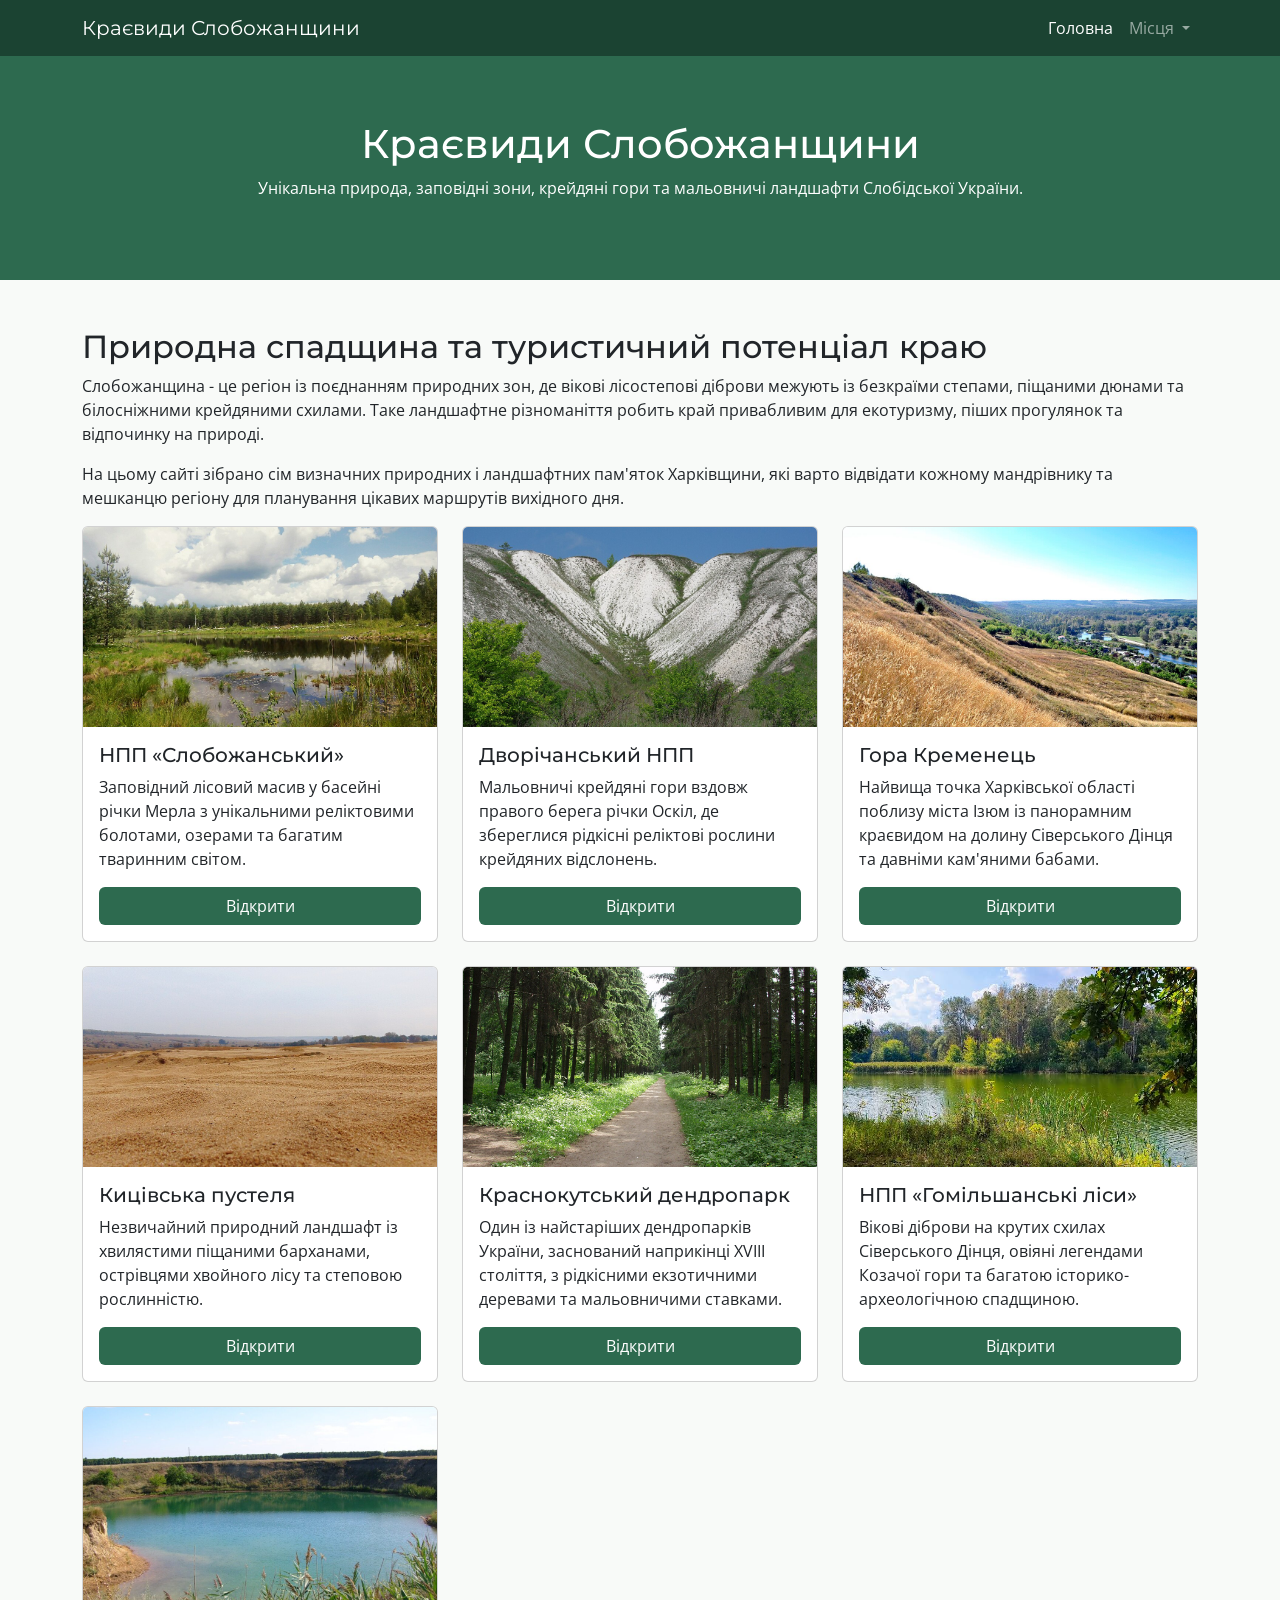
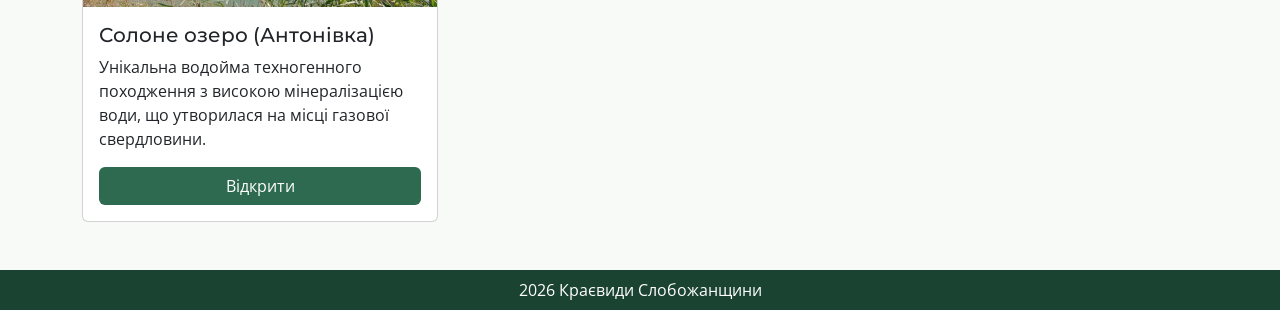
<file: index.html>
<!DOCTYPE html>
<html lang="uk">
<head>
    <meta charset="UTF-8">
    <meta name="viewport" content="width=device-width, initial-scale=1.0">
    <title>Краєвиди Слобожанщини</title>
    <link rel="preconnect" href="https://fonts.googleapis.com">
    <link rel="preconnect" href="https://fonts.gstatic.com" crossorigin>
    <link href="https://fonts.googleapis.com/css2?family=Montserrat:wght@600;700&family=Open+Sans:wght@400;600&display=swap" rel="stylesheet">
    <link href="https://cdn.jsdelivr.net/npm/bootstrap@5.3.3/dist/css/bootstrap.min.css" rel="stylesheet">
    <link rel="stylesheet" href="style.css">
</head>
<body>

    <nav class="navbar navbar-expand-lg navbar-dark sticky-top">
        <div class="container">
            <a class="navbar-brand" href="index.html">Краєвиди Слобожанщини</a>
            <button class="navbar-toggler" type="button" data-bs-toggle="collapse" data-bs-target="#navbarNav" 
            aria-controls="navbarNav" aria-expanded="false" aria-label="Перемкнути навігацію">
        <span class="navbar-toggler-icon"></span>
            </button>
            <div class="collapse navbar-collapse" id="navbarNav">
                <ul class="navbar-nav ms-auto">
                    <li class="nav-item"><a class="nav-link active" href="index.html">Головна</a></li>
                    <li class="nav-item dropdown">
                        <a class="nav-link dropdown-toggle" href="#" role="button" data-bs-toggle="dropdown" aria-expanded="false">
                            Місця
                        </a>

                        <ul class="dropdown-menu dropdown-menu-end">

                            <li><a class="dropdown-item" href="slobozhanskyi.html">НПП «Слобожанський»</a></li>
                            <li><a class="dropdown-item" href="dvorichanskyi.html">Дворічанський НПП</a></li>
                            <li><a class="dropdown-item" href="kremenets.html">Гора Кременець</a></li>
                            <li><a class="dropdown-item" href="kytsivska.html">Кицівська пустеля</a></li>
                            <li><a class="dropdown-item" href="krasnokutsk.html">Краснокутський дендропарк</a></li>
                            <li><a class="dropdown-item" href="gomilshanski.html">НПП «Гомільшанські ліси»</a></li>
                            <li><a class="dropdown-item" href="solone-ozero.html">Солоне озеро (Антонівка)</a></li>
                        </ul>
                    </li>
                </ul>
            </div>
        </div>
    </nav>

    <header class="text-center">
        <div class="container">
            <h1>Краєвиди Слобожанщини</h1>
            <p>Унікальна природа, заповідні зони, крейдяні гори та мальовничі ландшафти Слобідської України.</p>
        </div>
    </header>

    <main class="container my-5">
        
        <div>
            <h2>Природна спадщина та туристичний потенціал краю</h2>
            <p>Слобожанщина - це регіон із поєднанням природних зон, де вікові лісостепові діброви межують із 
                безкраїми степами, піщаними дюнами та білосніжними крейдяними схилами. Таке ландшафтне різноманіття робить 
                край привабливим для екотуризму, піших прогулянок та відпочинку на природі.</p>
            <p>На цьому сайті зібрано сім визначних природних і ландшафтних пам'яток Харківщини, які варто відвідати кожному 
                мандрівнику та мешканцю регіону для планування цікавих маршрутів вихідного дня.</p>
        </div>
        <div>
            <div class="row row-cols-1 row-cols-md-2 row-cols-lg-3 g-4">
                <div class="col">
                    <article class="card">
                        <img src="./images/place1.jpg" class="card-img-top" alt="НПП Слобожанський">
                        <div class="card-body d-flex flex-column">
                            <h3 class="h5 card-title">НПП «Слобожанський»</h3>
                            <p class="card-text">Заповідний лісовий масив у басейні річки Мерла з унікальними реліктовими 
                                болотами, озерами та багатим тваринним світом.</p>
                            <a href="slobozhanskyi.html" class="btn btn-green mt-auto">Відкрити</a>
                        </div>
                    </article>
                </div>
                <div class="col">
                    <article class="card">
                        <img src="./images/place2.jpg" class="card-img-top" alt="Дворічанський НПП">
                        <div class="card-body d-flex flex-column">
                            <h3 class="h5 card-title">Дворічанський НПП</h3>
                            <p class="card-text">Мальовничі крейдяні гори вздовж правого берега річки Оскіл, де збереглися 
                                рідкісні реліктові рослини крейдяних відслонень.</p>
                            <a href="dvorichanskyi.html" class="btn btn-green mt-auto">Відкрити</a>
                        </div>
                    </article>
                </div>
                <div class="col">
                    <article class="card">
                        <img src="./images/place3.jpg" class="card-img-top" alt="Гора Кременець">
                        <div class="card-body d-flex flex-column">
                            <h3 class="h5 card-title">Гора Кременець</h3>
                            <p class="card-text">Найвища точка Харківської області поблизу міста Ізюм із панорамним краєвидом 
                                на долину Сіверського Дінця та давніми кам'яними бабами.</p>
                            <a href="kremenets.html" class="btn btn-green mt-auto">Відкрити</a>
                        </div>
                    </article>
                </div>
                <div class="col">
                    <article class="card">
                        <img src="./images/place4.jpg" class="card-img-top" alt="Кицівська пустеля">
                        <div class="card-body d-flex flex-column">
                            <h3 class="h5 card-title">Кицівська пустеля</h3>
                            <p class="card-text">Незвичайний природний ландшафт із хвилястими піщаними барханами, острівцями 
                                хвойного лісу та степовою рослинністю.</p>
                            <a href="kytsivska.html" class="btn btn-green mt-auto">Відкрити</a>
                        </div>
                    </article>
                </div>
                <div class="col">
                    <article class="card">
                        <img src="./images/place5.jpg" class="card-img-top" alt="Краснокутський дендропарк">
                        <div class="card-body d-flex flex-column">
                            <h3 class="h5 card-title">Краснокутський дендропарк</h3>
                            <p class="card-text">Один із найстаріших дендропарків України, заснований наприкінці XVIII століття, 
                                з рідкісними екзотичними деревами та мальовничими ставками.</p>
                            <a href="krasnokutsk.html" class="btn btn-green mt-auto">Відкрити</a>
                        </div>
                    </article>
                </div>
                <div class="col">
                    <article class="card">
                        <img src="./images/place6.jpg" class="card-img-top" alt="НПП Гомільшанські ліси">
                        <div class="card-body d-flex flex-column">
                            <h3 class="h5 card-title">НПП «Гомільшанські ліси»</h3>
                            <p class="card-text">Вікові діброви на крутих схилах Сіверського Дінця, овіяні легендами Козачої 
                                гори та багатою історико-археологічною спадщиною.</p>
                            <a href="gomilshanski.html" class="btn btn-green mt-auto">Відкрити</a>
                        </div>
                    </article>
                </div>
                <div class="col">
                    <article class="card">
                        <img src="./images/place7.jpg" class="card-img-top" alt="Солоне озеро">
                        <div class="card-body d-flex flex-column">
                            <h3 class="h5 card-title">Солоне озеро (Антонівка)</h3>
                            <p class="card-text">Унікальна водойма техногенного походження з високою мінералізацією води, що 
                                утворилася на місці газової свердловини.</p>
                            <a href="solone-ozero.html" class="btn btn-green mt-auto">Відкрити</a>
                        </div>
                    </article>
                </div>
            </div>
        </div>
    </main>

    <footer class="py-2 text-center">
        <div class="container">
            <p class="mb-0">2026 Краєвиди Слобожанщини</p>
        </div>
    </footer>

    <script src="https://cdn.jsdelivr.net/npm/bootstrap@5.3.3/dist/js/bootstrap.bundle.min.js"></script>
</body>
</html>
</file>
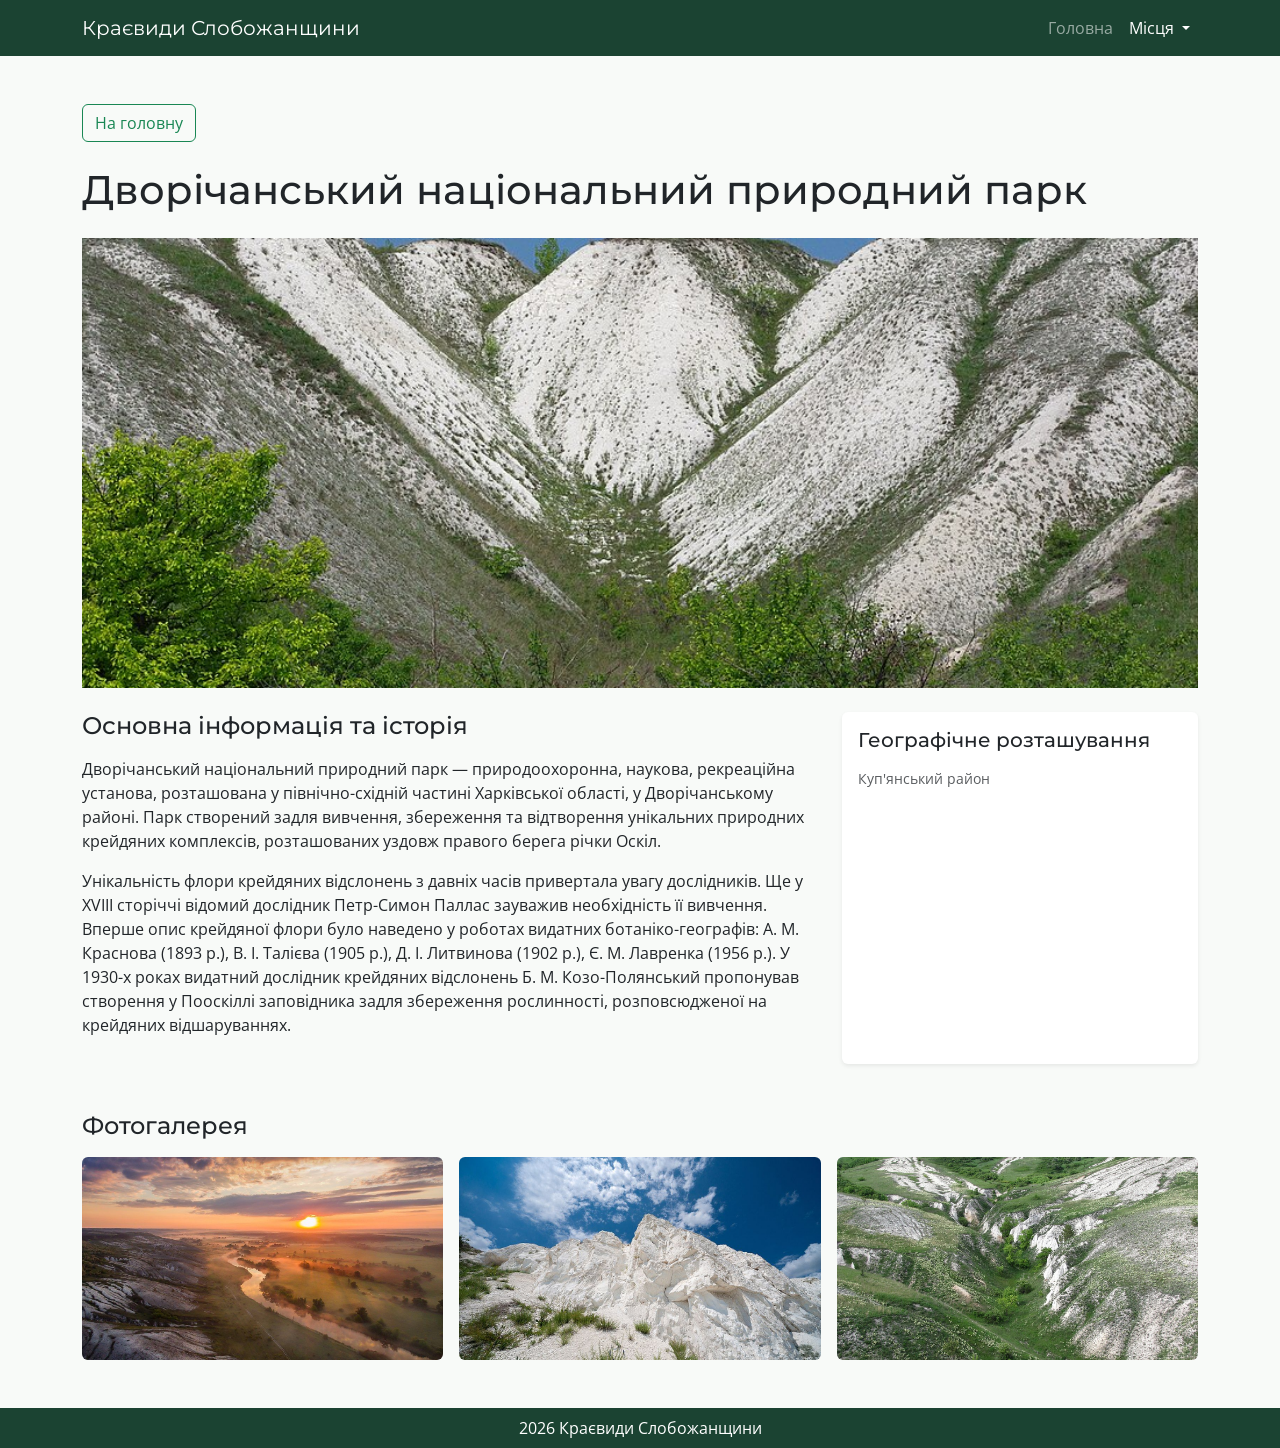
<file: dvorichanskyi.html>
<!DOCTYPE html>
<html lang="uk">
<head>
    <meta charset="UTF-8">
    <meta name="viewport" content="width=device-width, initial-scale=1.0">
    <title>Дворічанський НПП</title>
    <link rel="preconnect" href="https://fonts.googleapis.com">
    <link rel="preconnect" href="https://fonts.gstatic.com" crossorigin>
    <link href="https://fonts.googleapis.com/css2?family=Montserrat:wght@600;700&family=Open+Sans:wght@400;600&display=swap" rel="stylesheet">
    <link href="https://cdn.jsdelivr.net/npm/bootstrap@5.3.3/dist/css/bootstrap.min.css" rel="stylesheet">
    <link rel="stylesheet" href="style.css">
</head>
<body>
    <nav class="navbar navbar-expand-lg navbar-dark navbar-custom sticky-top">
        <div class="container">
            <a class="navbar-brand" href="index.html">Краєвиди Слобожанщини</a>
            <button class="navbar-toggler" type="button" data-bs-toggle="collapse" 
            data-bs-target="#navbarNav" aria-controls="navbarNav" aria-expanded="false" aria-label="Перемкнути навігацію">
                <span class="navbar-toggler-icon"></span>
            </button>
            <div class="collapse navbar-collapse" id="navbarNav">
                <ul class="navbar-nav ms-auto">
                    <li class="nav-item"><a class="nav-link" href="index.html">Головна</a></li>
                    <li class="nav-item dropdown">
                        <a class="nav-link dropdown-toggle active" href="#" role="button" data-bs-toggle="dropdown" aria-expanded="false">
                            Місця
                        </a>
                        <ul class="dropdown-menu dropdown-menu-end">
                            <li><a class="dropdown-item" href="slobozhanskyi.html">НПП «Слобожанський»</a></li>
                            <li><a class="dropdown-item" href="dvorichanskyi.html">Дворічанський НПП</a></li>
                            <li><a class="dropdown-item" href="kremenets.html">Гора Кременець</a></li>
                            <li><a class="dropdown-item" href="kytsivska.html">Кицівська пустеля</a></li>
                            <li><a class="dropdown-item" href="krasnokutsk.html">Краснокутський дендропарк</a></li>
                            <li><a class="dropdown-item" href="gomilshanski.html">НПП «Гомільшанські ліси»</a></li>
                            <li><a class="dropdown-item" href="solone-ozero.html">Солоне озеро (Антонівка)</a></li>
                        </ul>
                    </li>
                </ul>
            </div>
        </div>
    </nav>

    <main class="container my-5">
        <a href="index.html" class="btn btn-outline-success mb-4">На головну</a>

        <h1 class="mb-4">Дворічанський національний природний парк</h1>
        <div class="mb-4">
            <img src="./images/place2.jpg" class="main-img" alt="Головне фото">
        </div>
        <div class="row g-4">
            <div class="col-lg-8">
                <h2 class="h4 mb-3">Основна інформація та історія</h2>
                <p>Дворічанський національний природний парк — природоохоронна, наукова, рекреаційна установа, розташована у 
                    північно-східній частині Харківської області, у Дворічанському районі. Парк створений задля вивчення, 
                    збереження та відтворення унікальних природних крейдяних комплексів, розташованих уздовж правого берега 
                    річки Оскіл.</p>
                <p>Унікальність флори крейдяних відслонень з давніх часів привертала увагу дослідників. Ще у XVIII сторіччі 
                    відомий дослідник Петр-Симон Паллас зауважив необхідність її вивчення. Вперше опис крейдяної флори було 
                    наведено у роботах видатних ботаніко-географів: А. М. Краснова (1893 р.), В. І. Талієва (1905 р.), Д. І. 
                    Литвинова (1902 р.), Є. М. Лавренка (1956 р.). У 1930-х роках видатний дослідник крейдяних відслонень Б. М. 
                    Козо-Полянський пропонував створення у Пооскіллі заповідника задля збереження рослинності, розповсюдженої на 
                    крейдяних відшаруваннях.</p>
            </div>
            <div class="col-lg-4">
                <div class="p-3 bg-white rounded shadow-sm">
                    <h3 class="h5 mb-3">Географічне розташування</h3>
                    <p class="small text-muted">Куп'янський район</p>
                    <div class="ratio ratio-4x3">
                        <iframe src="https://www.google.com/maps/embed?pb=!1m18!1m12!1m3!1d22097.1031277422!2d37.7721722811078!3d49.96193133399435!2m3!1f0!2f0!3f0!3m2!1i1024!2i768!4f13.1!3m3!1m2!1s0x412132395552272f%3A0x8de744be06ec1f14!2z0J3QsNGG0ZbQvtC90LDQu9GM0L3QuNC5INC_0YDQuNGA0L7QtNC90LjQuSDQv9Cw0YDQuiAi0JTQstC-0YDRltGH0LDQvdGB0YzQutC40Lki!5e1!3m2!1suk!2sua!4v1794925393117!5m2!1suk!2sua" 
                        width="600" height="450" style="border:0;" allowfullscreen="" loading="lazy" referrerpolicy="strict-origin-when-cross-origin"></iframe>
                    </div>
                </div>
            </div>
        </div>
        <section class="mt-5">
            <h2 class="h4 mb-3">Фотогалерея</h2>
            <div class="row row-cols-1 row-cols-md-3 g-3">
                <div class="col">
                    <div class="ratio ratio-16x9">
                        <img src="./images/place2-1.jpg" class="w-100 h-100 object-fit-cover rounded" alt="Фото 1">
                    </div>
                </div>
                <div class="col">
                    <div class="ratio ratio-16x9">
                        <img src="./images/place2-2.jpg" class="w-100 h-100 object-fit-cover rounded" alt="Фото 3">
                    </div>
                </div>
                <div class="col">
                    <div class="ratio ratio-16x9">
                        <img src="./images/place2-3.jpg" class="w-100 h-100 object-fit-cover rounded" alt="Фото 2">
                    </div>
                </div>
                
            </div>
        </section>
    </main>

    <footer class="py-2 text-center">
        <div class="container">
            <p class="mb-0">2026 Краєвиди Слобожанщини</p>
        </div>
    </footer>
    <script src="https://cdn.jsdelivr.net/npm/bootstrap@5.3.3/dist/js/bootstrap.bundle.min.js"></script>
</body>
</html>
</file>
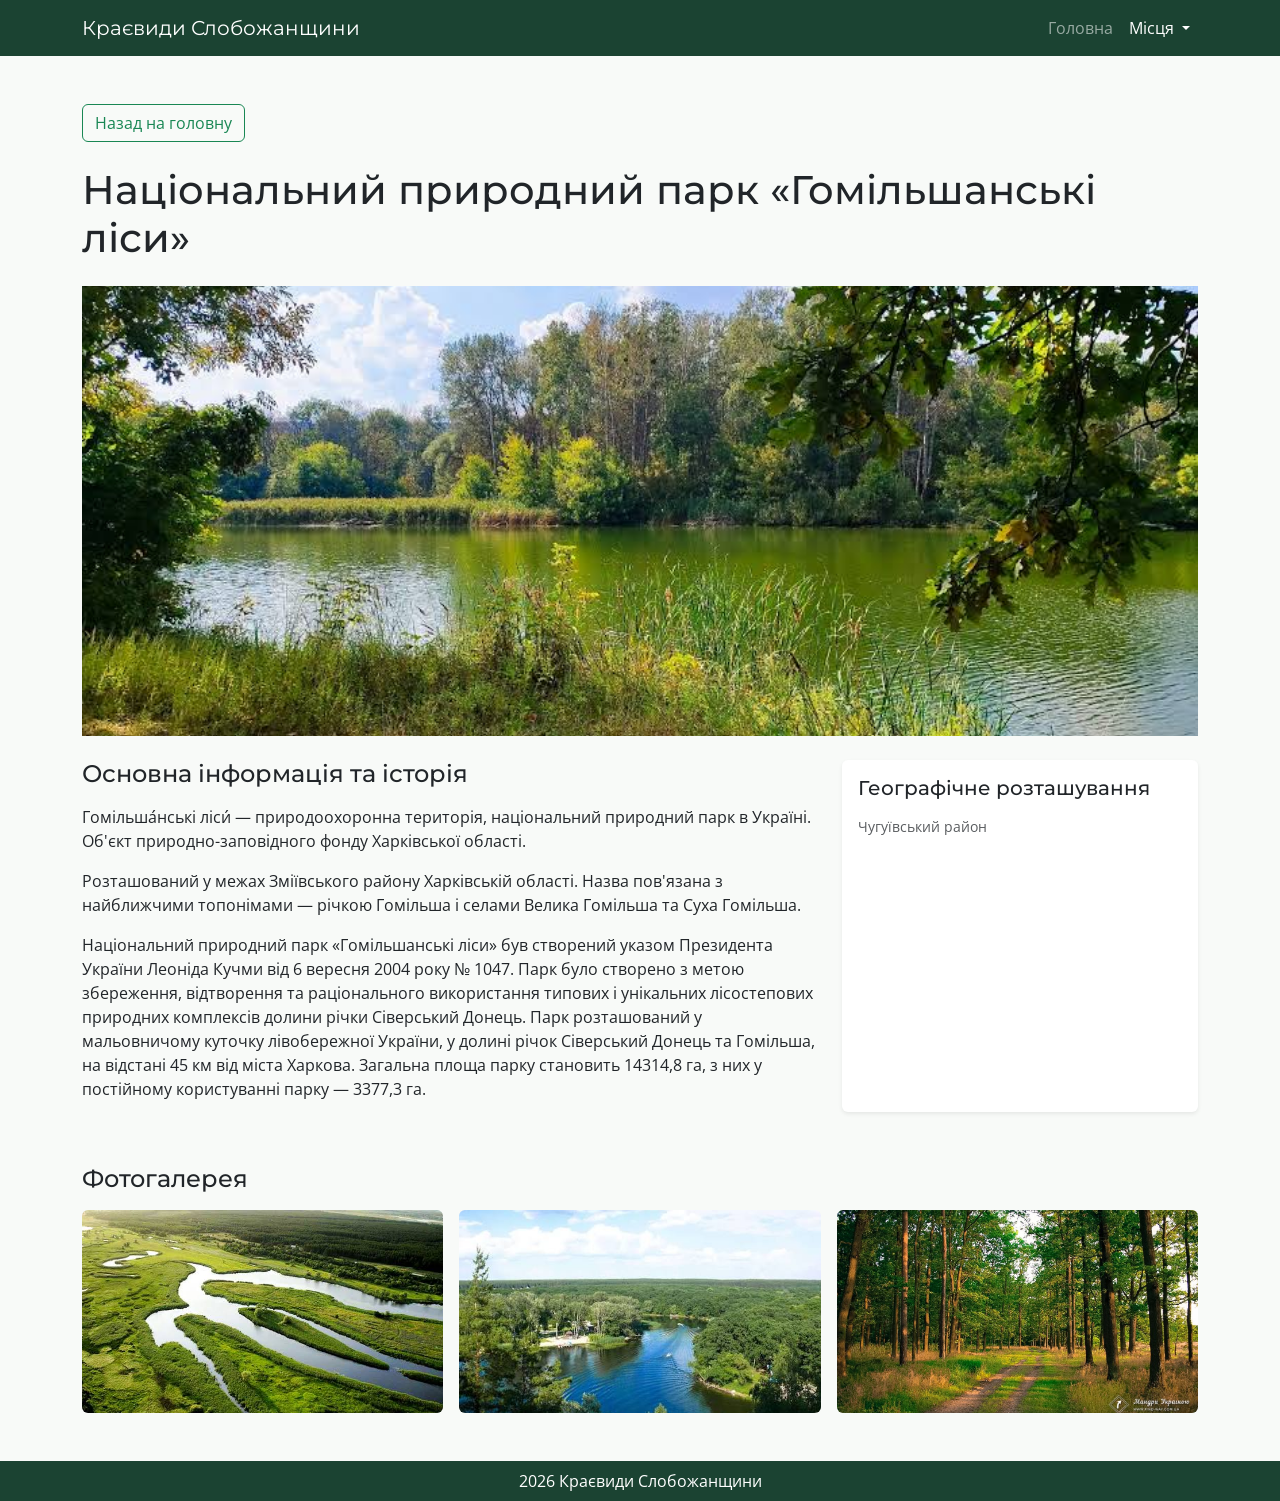
<file: gomilshanski.html>
<!DOCTYPE html>
<html lang="uk">
<head>
    <meta charset="UTF-8">
    <meta name="viewport" content="width=device-width, initial-scale=1.0">
    <title>НПП «Гомільшанські ліси»</title>
    <link rel="preconnect" href="https://fonts.googleapis.com">
    <link rel="preconnect" href="https://fonts.gstatic.com" crossorigin>
    <link href="https://fonts.googleapis.com/css2?family=Montserrat:wght@600;700&family=Open+Sans:wght@400;600&display=swap" rel="stylesheet">
    <link href="https://cdn.jsdelivr.net/npm/bootstrap@5.3.3/dist/css/bootstrap.min.css" rel="stylesheet">
    <link rel="stylesheet" href="style.css">
</head>
<body>
    <nav class="navbar navbar-expand-lg navbar-dark navbar-custom sticky-top">
        <div class="container">
            <a class="navbar-brand" href="index.html">Краєвиди Слобожанщини</a>
            <button class="navbar-toggler" type="button" data-bs-toggle="collapse" data-bs-target="#navbarNav" 
            aria-controls="navbarNav" aria-expanded="false" aria-label="Перемкнути навігацію">
                <span class="navbar-toggler-icon"></span>
            </button>
            <div class="collapse navbar-collapse" id="navbarNav">
                <ul class="navbar-nav ms-auto">
                    <li class="nav-item"><a class="nav-link" href="index.html">Головна</a></li>
                    <li class="nav-item dropdown">
                        <a class="nav-link dropdown-toggle active" href="#" role="button" data-bs-toggle="dropdown" 
                        aria-expanded="false">
                            Місця
                        </a>
                        <ul class="dropdown-menu dropdown-menu-end">
                            <li><a class="dropdown-item" href="slobozhanskyi.html">НПП «Слобожанський»</a></li>
                            <li><a class="dropdown-item" href="dvorichanskyi.html">Дворічанський НПП</a></li>
                            <li><a class="dropdown-item" href="kremenets.html">Гора Кременець</a></li>
                            <li><a class="dropdown-item" href="kytsivska.html">Кицівська пустеля</a></li>
                            <li><a class="dropdown-item" href="krasnokutsk.html">Краснокутський дендропарк</a></li>
                            <li><a class="dropdown-item" href="gomilshanski.html">НПП «Гомільшанські ліси»</a></li>
                            <li><a class="dropdown-item" href="solone-ozero.html">Солоне озеро (Антонівка)</a></li>
                        </ul>
                    </li>
                </ul>
            </div>
        </div>
    </nav>

    <main class="container my-5">
        <a href="index.html" class="btn btn-outline-success mb-4">Назад на головну</a>

        <h1 class="mb-4">Національний природний парк «Гомільшанські ліси»</h1>
        <div class="mb-4">
            <img src="./images/place6.jpg" class="main-img" alt="Головне фото">
        </div>
        <div class="row g-4">
            <div class="col-lg-8">
                <h2 class="h4 mb-3">Основна інформація та історія</h2>
                <p>Гомільша́нські ліси́ — природоохоронна територія, національний природний парк в Україні. Об'єкт 
                    природно-заповідного фонду Харківської області.</p>
                <p>Розташований у межах Зміївського району Харківській області. Назва пов'язана з найближчими топонімами — 
                    річкою Гомільша і селами Велика Гомільша та Суха Гомільша.</p>
                <p>Національний природний парк «Гомільшанські ліси» був створений указом Президента України Леоніда Кучми 
                    від 6 вересня 2004 року № 1047. Парк було створено з метою збереження, відтворення та раціонального 
                    використання типових і унікальних лісостепових природних комплексів долини річки Сіверський Донець. 
                    Парк розташований у мальовничому куточку лівобережної України, у долині річок Сіверський Донець та 
                    Гомільша, на відстані 45 км від міста Харкова. Загальна площа парку становить 14314,8 га, з них у 
                    постійному користуванні парку — 3377,3 га.</p>
            </div>

            <div class="col-lg-4">
                <div class="p-3 bg-white rounded shadow-sm">
                    <h3 class="h5 mb-3">Географічне розташування</h3>
                    <p class="small text-muted">Чугуївський район</p>
                    <div class="ratio ratio-4x3">
                        <iframe src="https://www.google.com/maps/embed?pb=!1m18!1m12!1m3!1d7875.567541851166!2d36.29260432532179!3d49.57221884600615!2m3!1f0!2f0!3f0!3m2!1i1024!2i768!4f13.1!3m3!1m2!1s0x4127605f4ef95ff1%3A0x5bde27623672d9f6!2z0J3QsNGG0ZbQvtC90LDQu9GM0L3QuNC5INC_0YDQuNGA0L7QtNC90LjQuSDQv9Cw0YDQuiAi0JPQvtC80ZbQu9GM0YjQsNC90YHRjNC60ZYg0LvRltGB0Lgi!5e1!3m2!1suk!2sua!4v1794927914965!5m2!1suk!2sua" 
                        width="600" height="450" style="border:0;" allowfullscreen="" loading="lazy" referrerpolicy="strict-origin-when-cross-origin"></iframe>
                    </div>
                </div>
            </div>
        </div>

        <section class="mt-5">
            <h2 class="h4 mb-3">Фотогалерея</h2>
            <div class="row row-cols-1 row-cols-md-3 g-3">
                <div class="col">
                    <div class="ratio ratio-16x9">
                        <img src="./images/place6-1.jpg" class="w-100 h-100 object-fit-cover rounded" alt="Фото 1">
                    </div>
                </div>
                <div class="col">
                    <div class="ratio ratio-16x9">
                        <img src="./images/place6-2.jpg" class="w-100 h-100 object-fit-cover rounded" alt="Фото 3">
                    </div>
                </div>
                <div class="col">
                    <div class="ratio ratio-16x9">
                        <img src="./images/place6-3.jpg" class="w-100 h-100 object-fit-cover rounded" alt="Фото 2">
                    </div>
                </div>
            </div>
        </section>
    </main>
    <footer class="py-2 text-center">
        <div class="container">
            <p class="mb-0">2026 Краєвиди Слобожанщини</p>
        </div>
    </footer>
    <script src="https://cdn.jsdelivr.net/npm/bootstrap@5.3.3/dist/js/bootstrap.bundle.min.js"></script>
</body>
</html>
</file>
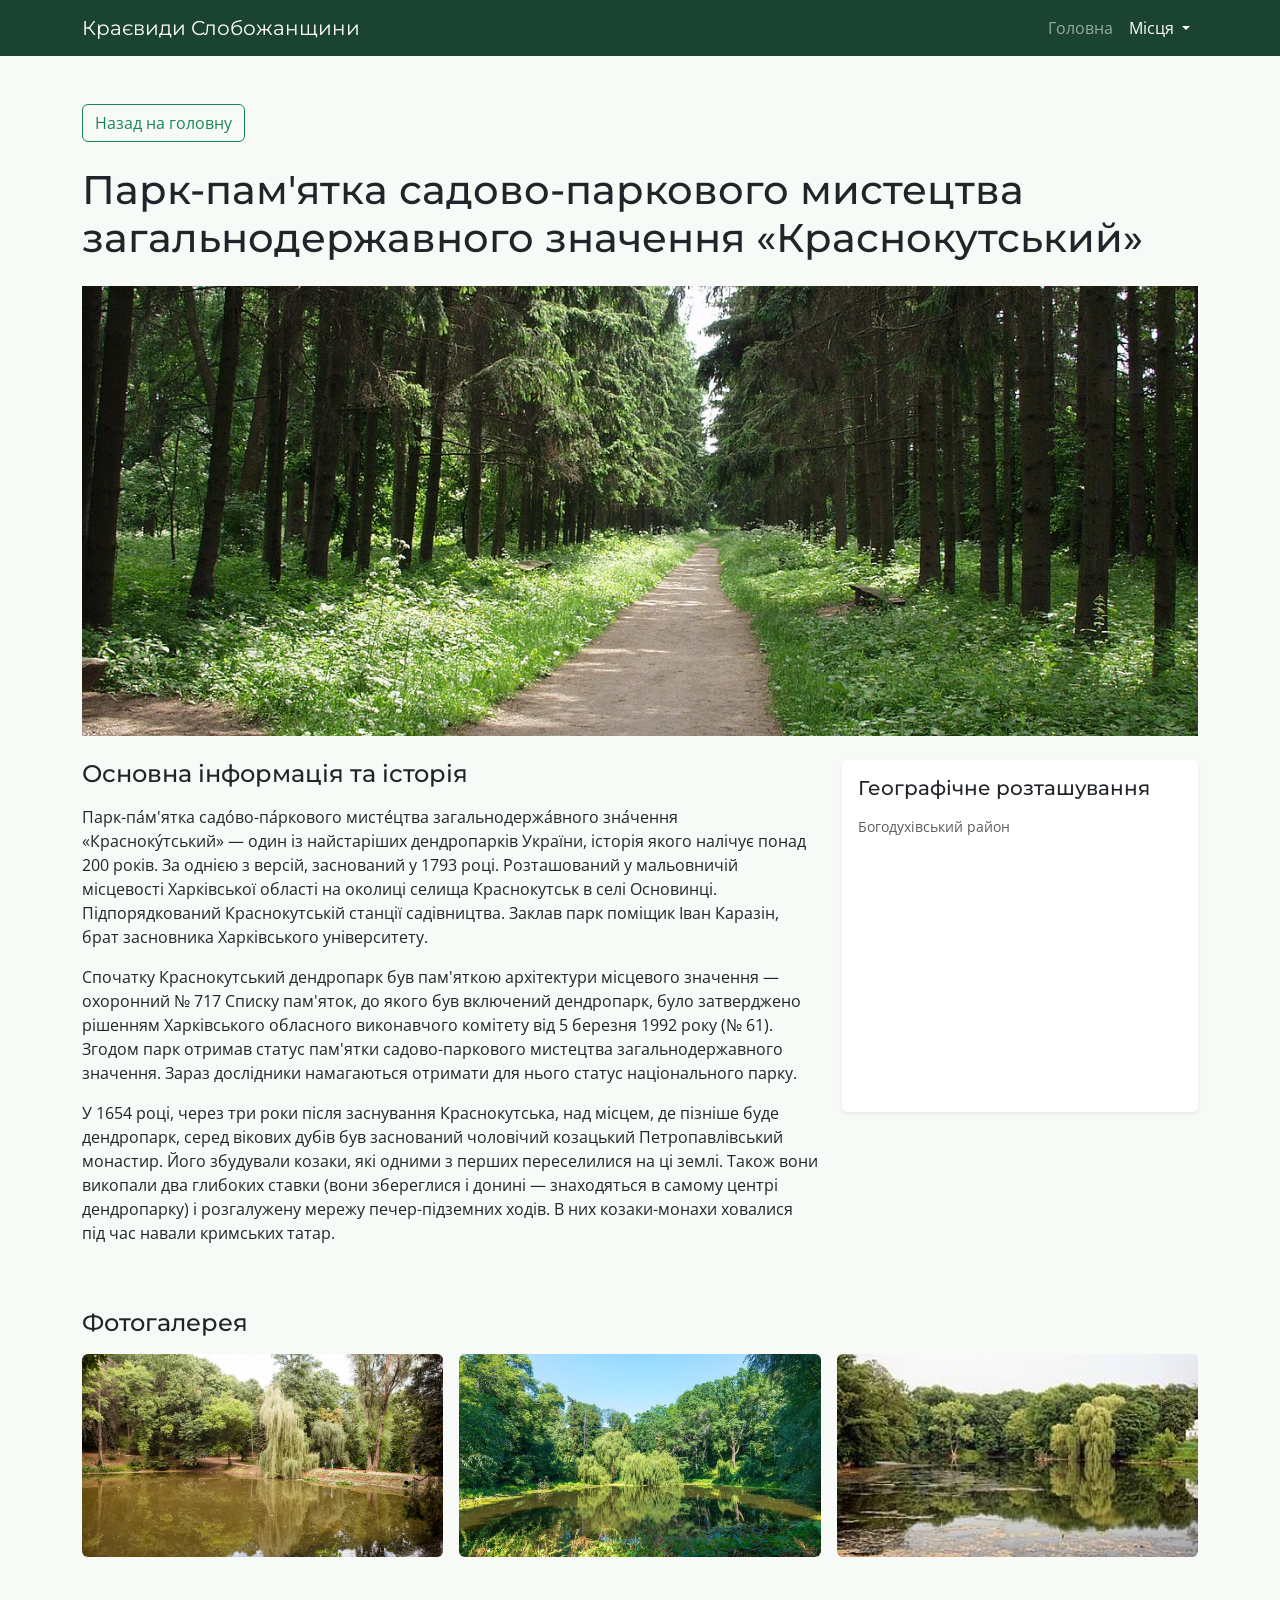
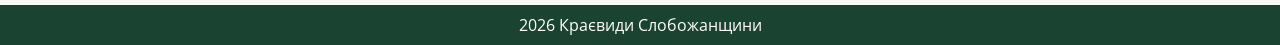
<file: krasnokutsk.html>
<!DOCTYPE html>
<html lang="uk">
<head>
    <meta charset="UTF-8">
    <meta name="viewport" content="width=device-width, initial-scale=1.0">
    <title>Краснокутський дендропарк</title>
    <link rel="preconnect" href="https://fonts.googleapis.com">
    <link rel="preconnect" href="https://fonts.gstatic.com" crossorigin>
    <link href="https://fonts.googleapis.com/css2?family=Montserrat:wght@600;700&family=Open+Sans:wght@400;600&display=swap" rel="stylesheet">
    <link href="https://cdn.jsdelivr.net/npm/bootstrap@5.3.3/dist/css/bootstrap.min.css" rel="stylesheet">
    <link rel="stylesheet" href="style.css">
</head>
<body>

    <nav class="navbar navbar-expand-lg navbar-dark navbar-custom sticky-top">
        <div class="container">
            <a class="navbar-brand" href="index.html">Краєвиди Слобожанщини</a>
            <button class="navbar-toggler" type="button" data-bs-toggle="collapse" data-bs-target="#navbarNav" 
            aria-controls="navbarNav" aria-expanded="false" aria-label="Перемкнути навігацію">
                <span class="navbar-toggler-icon"></span>
            </button>
            <div class="collapse navbar-collapse" id="navbarNav">
                <ul class="navbar-nav ms-auto">
                    <li class="nav-item"><a class="nav-link" href="index.html">Головна</a></li>
                    <li class="nav-item dropdown">
                        <a class="nav-link dropdown-toggle active" href="#" role="button" data-bs-toggle="dropdown" aria-expanded="false">
                            Місця
                        </a>
                        <ul class="dropdown-menu dropdown-menu-end">
                            <li><a class="dropdown-item" href="slobozhanskyi.html">НПП «Слобожанський»</a></li>
                            <li><a class="dropdown-item" href="dvorichanskyi.html">Дворічанський НПП</a></li>
                            <li><a class="dropdown-item" href="kremenets.html">Гора Кременець</a></li>
                            <li><a class="dropdown-item" href="kytsivska.html">Кицівська пустеля</a></li>
                            <li><a class="dropdown-item" href="krasnokutsk.html">Краснокутський дендропарк</a></li>
                            <li><a class="dropdown-item" href="gomilshanski.html">НПП «Гомільшанські ліси»</a></li>
                            <li><a class="dropdown-item" href="solone-ozero.html">Солоне озеро (Антонівка)</a></li>
                        </ul>
                    </li>
                </ul>
            </div>
        </div>
    </nav>

    <main class="container my-5">
        <a href="index.html" class="btn btn-outline-success mb-4">Назад на головну</a>

        <h1 class="mb-4">Парк-пам'ятка садово-паркового мистецтва загальнодержавного значення «Краснокутський» </h1>

        <div class="mb-4">
            <img src="./images/place5.jpg" class="main-img" alt="Головне фото">
        </div>
        <div class="row g-4">
            <div class="col-lg-8">
                <h2 class="h4 mb-3">Основна інформація та історія</h2>
                <p>Парк-па́м'ятка садо́во-па́ркового мисте́цтва загальнодержа́вного зна́чення «Красноку́тський» — один із найстаріших 
                    дендропарків України, історія якого налічує понад 200 років. За однією з версій, заснований у 1793 році. 
                    Розташований у мальовничій місцевості Харківської області на околиці селища Краснокутськ в селі Основинці. 
                    Підпорядкований Краснокутській станції садівництва. Заклав парк поміщик Іван Каразін, брат засновника 
                    Харківського університету.</p>
                <p>Спочатку Краснокутський дендропарк був пам'яткою архітектури місцевого значення — охоронний № 717 Списку 
                    пам'яток, до якого був включений дендропарк, було затверджено рішенням Харківського обласного виконавчого 
                    комітету від 5 березня 1992 року (№ 61). Згодом парк отримав статус пам'ятки садово-паркового мистецтва 
                    загальнодержавного значення. Зараз дослідники намагаються отримати для нього статус національного парку.</p>
                <p>У 1654 році, через три роки після заснування Краснокутська, над місцем, де пізніше буде дендропарк, серед 
                    вікових дубів був заснований чоловічий козацький Петропавлівський монастир. Його збудували козаки, які 
                    одними з перших переселилися на ці землі. Також вони викопали два глибоких ставки (вони збереглися і 
                    донині — знаходяться в самому центрі дендропарку) і розгалужену мережу печер-підземних ходів. В них 
                    козаки-монахи ховалися під час навали кримських татар.</p>
            </div>
            <div class="col-lg-4">
                <div class="p-3 bg-white rounded shadow-sm">
                    <h3 class="h5 mb-3">Географічне розташування</h3>
                    <p class="small text-muted">Богодухівський район</p>
                    <div class="ratio ratio-4x3">
                        <iframe src="https://www.google.com/maps/embed?pb=!1m18!1m12!1m3!1d3276.4031584679624!2d35.162910870143335!3d50.084213267018335!2m3!1f0!2f0!3f0!3m2!1i1024!2i768!4f13.1!3m3!1m2!1s0x4127fcf455555555%3A0x3673e8cd50888f42!2z0JrRgNCw0YHQvdC-0LrRg9GC0YHRjNC60LjQuSDQtNC10L3QtNGA0L7Qv9Cw0YDQug!5e1!3m2!1suk!2sua!4v1794934536956!5m2!1suk!2sua" 
                        width="600" height="450" style="border:0;" allowfullscreen="" loading="lazy" referrerpolicy="strict-origin-when-cross-origin"></iframe>
                    </div>
                </div>
            </div>
        </div>

        <section class="mt-5">
            <h2 class="h4 mb-3">Фотогалерея</h2>
            <div class="row row-cols-1 row-cols-md-3 g-3">
                <div class="col">
                    <div class="ratio ratio-16x9">
                        <img src="./images/place5-1.jpg" class="w-100 h-100 object-fit-cover rounded" alt="Фото 1">
                    </div>
                </div>
                <div class="col">
                    <div class="ratio ratio-16x9">
                        <img src="./images/place5-2.jpg" class="w-100 h-100 object-fit-cover rounded" alt="Фото 3">
                    </div>
                </div>
                <div class="col">
                    <div class="ratio ratio-16x9">
                        <img src="./images/place5-3.jpg" class="w-100 h-100 object-fit-cover rounded" alt="Фото 2">
                    </div>
                </div>
            </div>
        </section>
    </main>

    <footer class="py-2 text-center">
        <div class="container">
            <p class="mb-0">2026 Краєвиди Слобожанщини</p>
        </div>
    </footer>

    <script src="https://cdn.jsdelivr.net/npm/bootstrap@5.3.3/dist/js/bootstrap.bundle.min.js"></script>
</body>
</html>
</file>
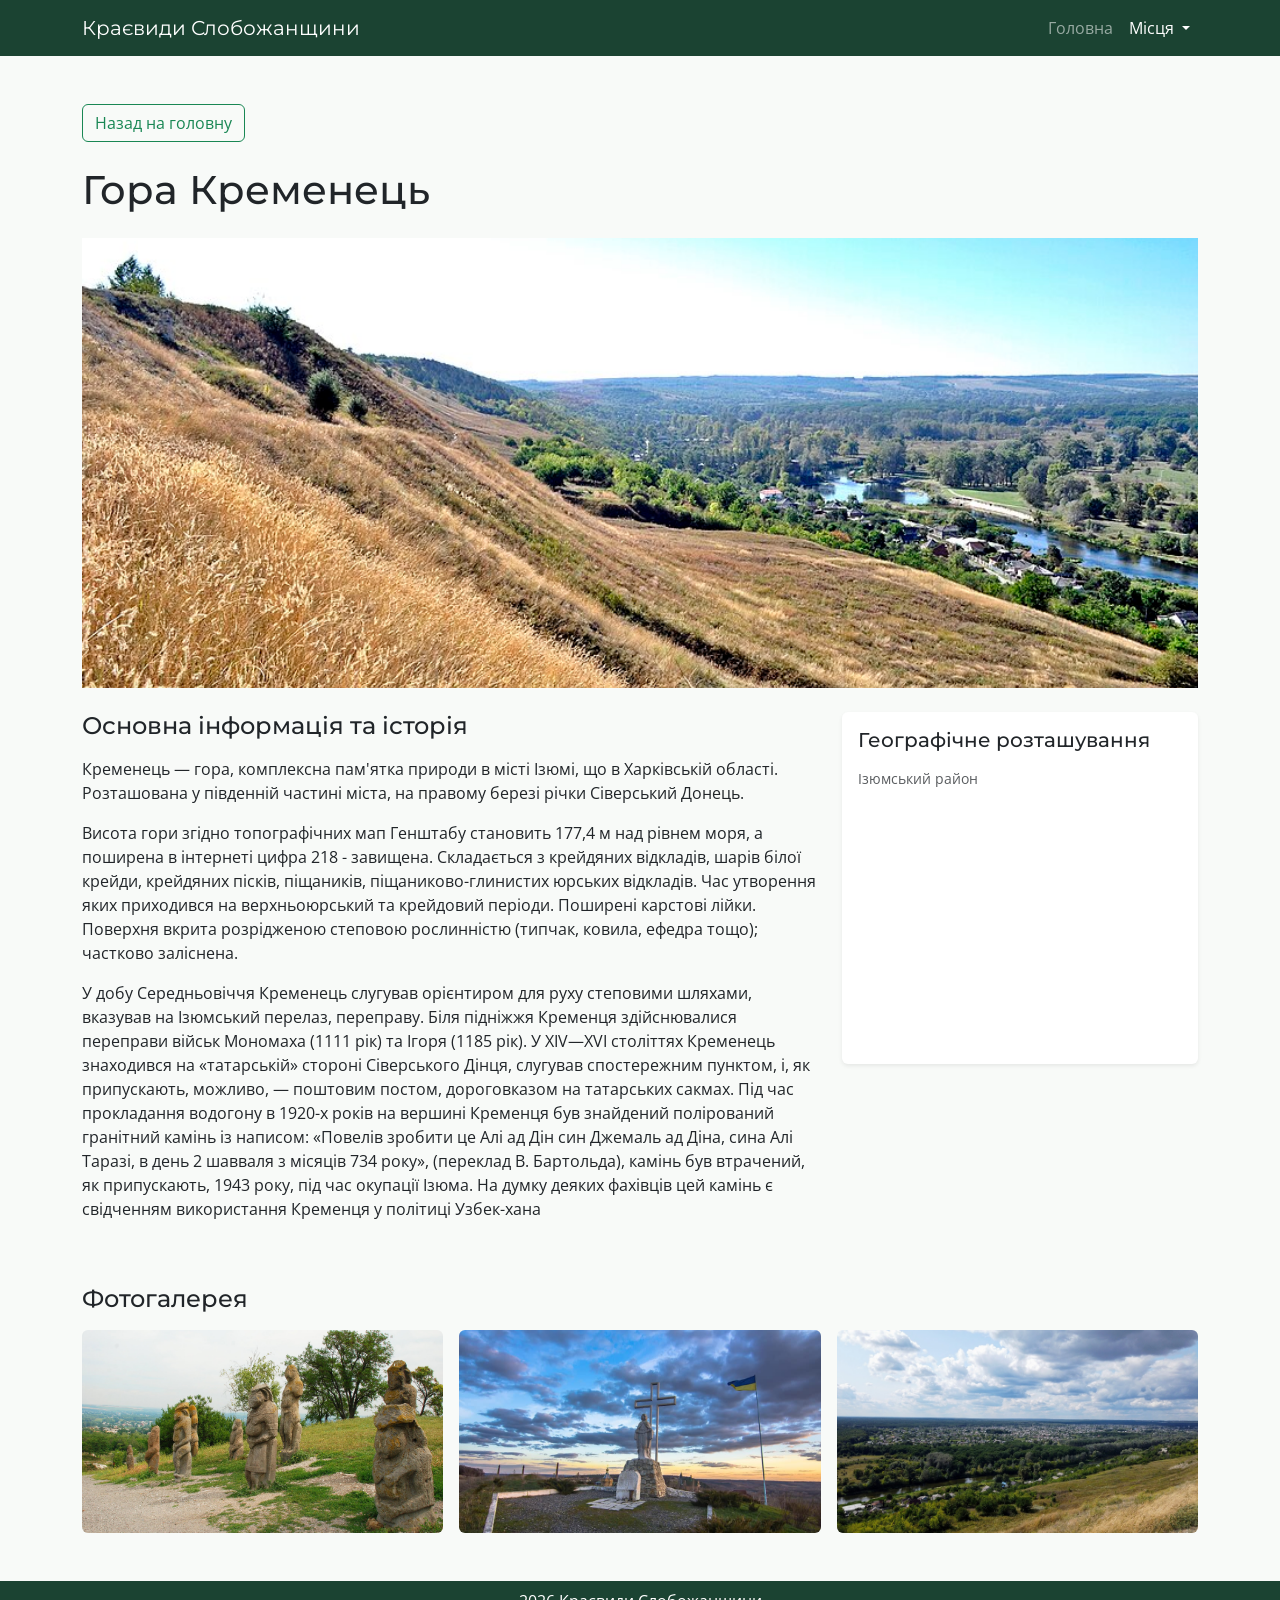
<file: kremenets.html>
<!DOCTYPE html>
<html lang="uk">
<head>
    <meta charset="UTF-8">
    <meta name="viewport" content="width=device-width, initial-scale=1.0">
    <title>Гора Кременець</title>
    <link rel="preconnect" href="https://fonts.googleapis.com">
    <link rel="preconnect" href="https://fonts.gstatic.com" crossorigin>
    <link href="https://fonts.googleapis.com/css2?family=Montserrat:wght@600;700&family=Open+Sans:wght@400;600&display=swap" rel="stylesheet">
    <link href="https://cdn.jsdelivr.net/npm/bootstrap@5.3.3/dist/css/bootstrap.min.css" rel="stylesheet">
    <link rel="stylesheet" href="style.css">
</head>
<body>

    <nav class="navbar navbar-expand-lg navbar-dark navbar-custom sticky-top">
        <div class="container">
            <a class="navbar-brand" href="index.html">Краєвиди Слобожанщини</a>
            <button class="navbar-toggler" type="button" data-bs-toggle="collapse" data-bs-target="#navbarNav" 
            aria-controls="navbarNav" aria-expanded="false" aria-label="Перемкнути навігацію">
                <span class="navbar-toggler-icon"></span>
            </button>
            <div class="collapse navbar-collapse" id="navbarNav">
                <ul class="navbar-nav ms-auto">
                    <li class="nav-item"><a class="nav-link" href="index.html">Головна</a></li>
                    <li class="nav-item dropdown">
                        <a class="nav-link dropdown-toggle active" href="#" role="button" data-bs-toggle="dropdown" aria-expanded="false">
                            Місця
                        </a>
                        <ul class="dropdown-menu dropdown-menu-end">
                            <li><a class="dropdown-item" href="slobozhanskyi.html">НПП «Слобожанський»</a></li>
                            <li><a class="dropdown-item" href="dvorichanskyi.html">Дворічанський НПП</a></li>
                            <li><a class="dropdown-item" href="kremenets.html">Гора Кременець</a></li>
                            <li><a class="dropdown-item" href="kytsivska.html">Кицівська пустеля</a></li>
                            <li><a class="dropdown-item" href="krasnokutsk.html">Краснокутський дендропарк</a></li>
                            <li><a class="dropdown-item" href="gomilshanski.html">НПП «Гомільшанські ліси»</a></li>
                            <li><a class="dropdown-item" href="solone-ozero.html">Солоне озеро (Антонівка)</a></li>
                        </ul>
                    </li>
                </ul>
            </div>
        </div>
    </nav>


    <main class="container my-5">
        <a href="index.html" class="btn btn-outline-success mb-4">Назад на головну</a>

        <h1 class="mb-4">Гора Кременець</h1>

        <div class="mb-4">
            <img src="./images/place3.jpg" class="main-img" alt="Головне фото">
        </div>
        <div class="row g-4">
            <div class="col-lg-8">
                <h2 class="h4 mb-3">Основна інформація та історія</h2>
                <p>Кременець — гора, комплексна пам'ятка природи в місті Ізюмі, що в Харківській області. Розташована у 
                    південній частині міста, на правому березі річки Сіверський Донець.</p>
                <p>Висота гори згідно топографічних мап Генштабу становить 177,4 м над рівнем моря, а поширена в інтернеті 
                    цифра 218 - завищена. Складається з крейдяних відкладів, шарів білої крейди, крейдяних пісків, піщаників, 
                    піщаниково-глинистих юрських відкладів. Час утворення яких приходився на верхньоюрський та крейдовий 
                    періоди. Поширені карстові лійки. Поверхня вкрита розрідженою степовою рослинністю (типчак, ковила, ефедра 
                    тощо); частково заліснена.</p>
                <p>У добу Середньовіччя Кременець слугував орієнтиром для руху степовими шляхами, вказував на Ізюмський перелаз, 
                    переправу. Біля підніжжя Кременця здійснювалися переправи військ Мономаха (1111 рік) та Ігоря (1185 рік). 
                    У XIV—XVI століттях Кременець знаходився на «татарській» стороні Сіверського Дінця, слугував спостережним 
                    пунктом, і, як припускають, можливо, — поштовим постом, дороговказом на татарських сакмах. Під час 
                    прокладання водогону в 1920-х років на вершині Кременця був знайдений полірований гранітний камінь із 
                    написом: «Повелів зробити це Алі ад Дін син Джемаль ад Діна, сина Алі Таразі, в день 2 шавваля з місяців 
                    734 року», (переклад В. Бартольда), камінь був втрачений, як припускають, 1943 року, під час окупації 
                    Ізюма. На думку деяких фахівців цей камінь є свідченням використання Кременця у політиці Узбек-хана</p>
            </div>

            <div class="col-lg-4">
                <div class="p-3 bg-white rounded shadow-sm">
                    <h3 class="h5 mb-3">Географічне розташування</h3>
                    <p class="small text-muted">Ізюмський район</p>
                    <div class="ratio ratio-4x3">
                        <iframe src="https://www.google.com/maps/embed?pb=!1m18!1m12!1m3!1d18886.582917971813!2d37.261143751778405!3d49.166514668009164!2m3!1f0!2f0!3f0!3m2!1i1024!2i768!4f13.1!3m3!1m2!1s0x40df61e2872cf581%3A0xba5d8261baada970!2z0JPQvtGA0LAg0JrRgNC10LzQtdC90LXRhtGM!5e1!3m2!1suk!2sua!4v1794935009093!5m2!1suk!2sua" 
                        width="600" height="450" style="border:0;" allowfullscreen="" loading="lazy" referrerpolicy="strict-origin-when-cross-origin"></iframe>
                    </div>
                </div>
            </div>
        </div>

        <section class="mt-5">
            <h2 class="h4 mb-3">Фотогалерея</h2>
            <div class="row row-cols-1 row-cols-md-3 g-3">
                <div class="col">
                    <div class="ratio ratio-16x9">
                        <img src="./images/place3-1.jpg" class="w-100 h-100 object-fit-cover rounded" alt="Фото 1">
                    </div>
                </div>
                <div class="col">
                    <div class="ratio ratio-16x9">
                        <img src="./images/place3-2.jpg" class="w-100 h-100 object-fit-cover rounded" alt="Фото 3">
                    </div>
                </div>
                <div class="col">
                    <div class="ratio ratio-16x9">
                        <img src="./images/place3-3.jpg" class="w-100 h-100 object-fit-cover rounded" alt="Фото 2">
                    </div>
                </div>
            </div>
        </section>
    </main>

    <footer class="py-2 text-center">
        <div class="container">
            <p class="mb-0">2026 Краєвиди Слобожанщини</p>
        </div>
    </footer>

    <script src="https://cdn.jsdelivr.net/npm/bootstrap@5.3.3/dist/js/bootstrap.bundle.min.js"></script>
</body>
</html>
</file>
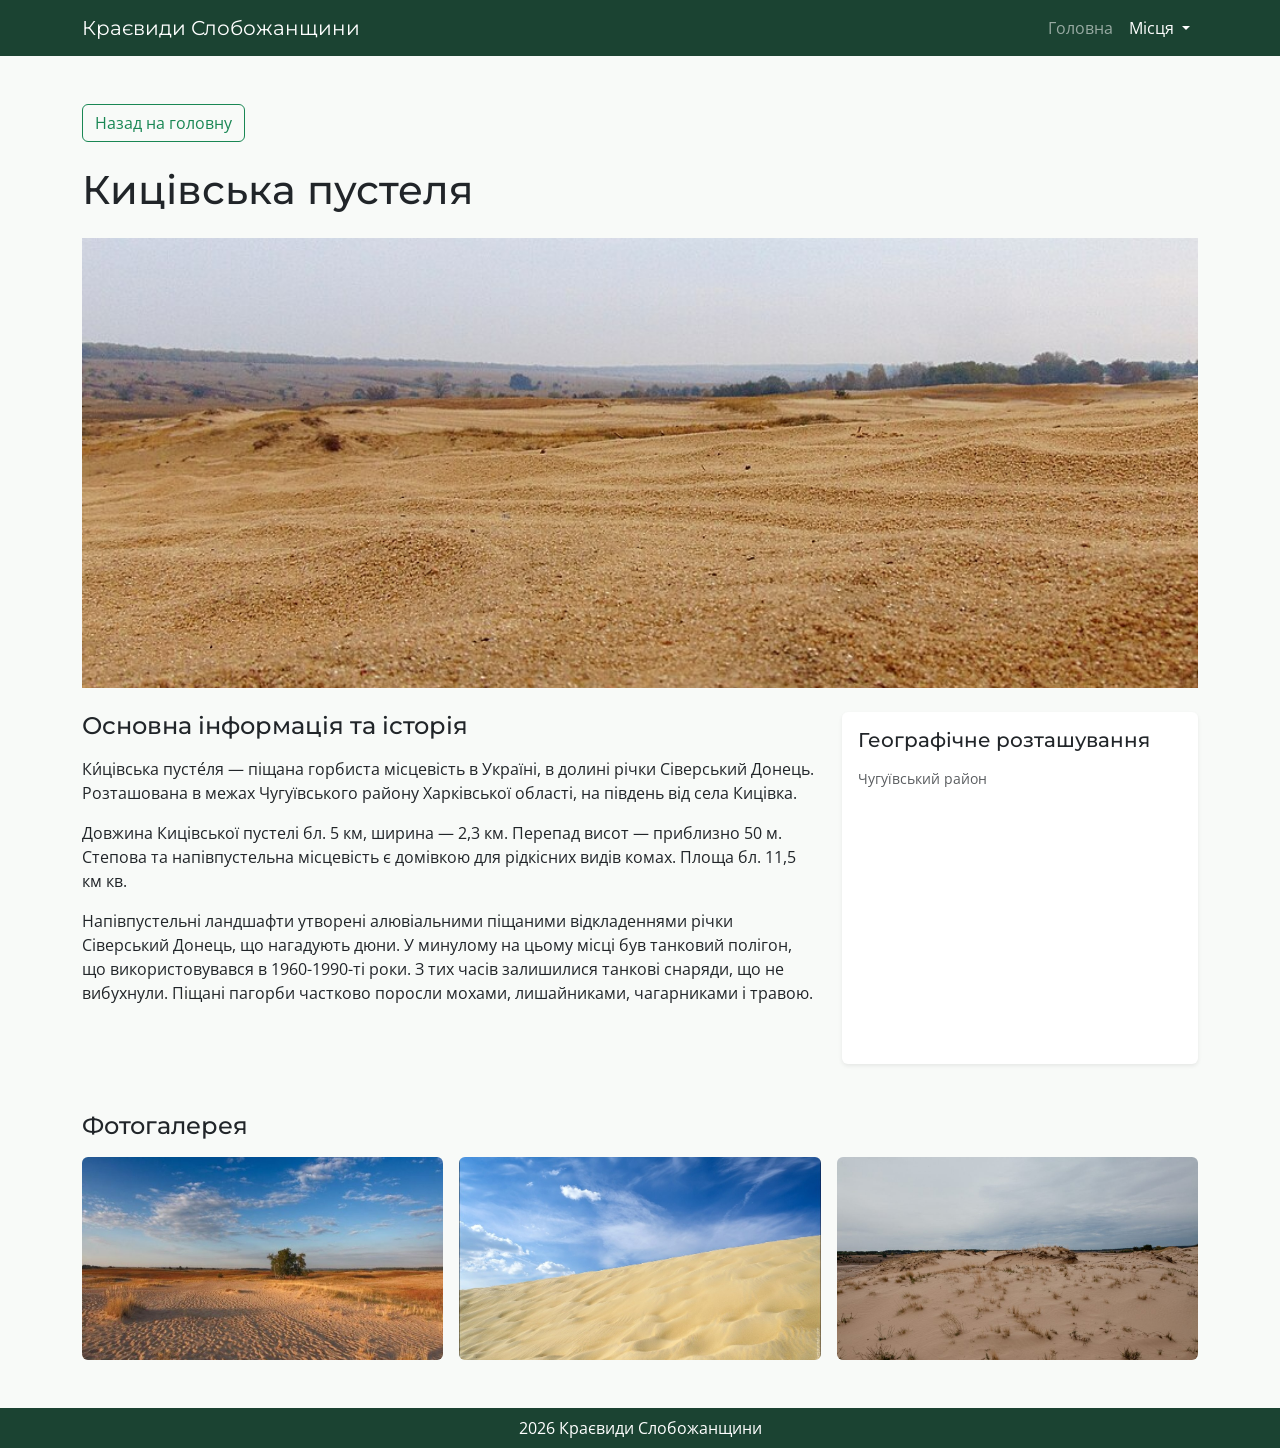
<file: kytsivska.html>
<!DOCTYPE html>
<html lang="uk">
<head>
    <meta charset="UTF-8">
    <meta name="viewport" content="width=device-width, initial-scale=1.0">
    <title>Кицівська пустеля</title>
    <link rel="preconnect" href="https://fonts.googleapis.com">
    <link rel="preconnect" href="https://fonts.gstatic.com" crossorigin>
    <link href="https://fonts.googleapis.com/css2?family=Montserrat:wght@600;700&family=Open+Sans:wght@400;600&display=swap" rel="stylesheet">
    <link href="https://cdn.jsdelivr.net/npm/bootstrap@5.3.3/dist/css/bootstrap.min.css" rel="stylesheet">
    <link rel="stylesheet" href="style.css">
</head>
<body>

    <nav class="navbar navbar-expand-lg navbar-dark navbar-custom sticky-top">
        <div class="container">
            <a class="navbar-brand" href="index.html">Краєвиди Слобожанщини</a>
            <button class="navbar-toggler" type="button" data-bs-toggle="collapse" data-bs-target="#navbarNav" 
            aria-controls="navbarNav" aria-expanded="false" aria-label="Перемкнути навігацію">
                <span class="navbar-toggler-icon"></span>
            </button>
            <div class="collapse navbar-collapse" id="navbarNav">
                <ul class="navbar-nav ms-auto">
                    <li class="nav-item"><a class="nav-link" href="index.html">Головна</a></li>
                    <li class="nav-item dropdown">
                        <a class="nav-link dropdown-toggle active" href="#" role="button" data-bs-toggle="dropdown" aria-expanded="false">
                            Місця
                        </a>
                        <ul class="dropdown-menu dropdown-menu-end">
                            <li><a class="dropdown-item" href="slobozhanskyi.html">НПП «Слобожанський»</a></li>
                            <li><a class="dropdown-item" href="dvorichanskyi.html">Дворічанський НПП</a></li>
                            <li><a class="dropdown-item" href="kremenets.html">Гора Кременець</a></li>
                            <li><a class="dropdown-item" href="kytsivska.html">Кицівська пустеля</a></li>
                            <li><a class="dropdown-item" href="krasnokutsk.html">Краснокутський дендропарк</a></li>
                            <li><a class="dropdown-item" href="gomilshanski.html">НПП «Гомільшанські ліси»</a></li>
                            <li><a class="dropdown-item" href="solone-ozero.html">Солоне озеро (Антонівка)</a></li>
                        </ul>
                    </li>
                </ul>
            </div>
        </div>
    </nav>

    <main class="container my-5">
        <a href="index.html" class="btn btn-outline-success mb-4">Назад на головну</a>

        <h1 class="mb-4">Кицівська пустеля</h1>
        <div class="mb-4">
            <img src="./images/place4.jpg" class="main-img" alt="Головне фото">
        </div>

        <div class="row g-4">
            <div class="col-lg-8">
                <h2 class="h4 mb-3">Основна інформація та історія</h2>
                <p>Ки́цівська пусте́ля — піщана горбиста місцевість в Україні, в долині річки Сіверський Донець. Розташована в 
                    межах Чугуївського району Харківської області, на південь від села Кицівка.</p>
                <p>Довжина Кицівської пустелі бл. 5 км, ширина — 2,3 км. Перепад висот — приблизно 50 м. Степова та 
                    напівпустельна місцевість є домівкою для рідкісних видів комах. Площа бл. 11,5 км кв.</p>
                <p>Напівпустельні ландшафти утворені алювіальними піщаними відкладеннями річки Сіверський Донець, що нагадують 
                    дюни. У минулому на цьому місці був танковий полігон, що використовувався в 1960-1990-ті роки. З тих часів 
                    залишилися танкові снаряди, що не вибухнули. Піщані пагорби частково поросли мохами, лишайниками, 
                    чагарниками і травою.</p>
            </div>

            <div class="col-lg-4">
                <div class="p-3 bg-white rounded shadow-sm">
                    <h3 class="h5 mb-3">Географічне розташування</h3>
                    <p class="small text-muted">Чугуївський район</p>
                    <div class="ratio ratio-4x3">
                        <iframe src="https://www.google.com/maps/embed?pb=!1m18!1m12!1m3!1d2328.0025883163175!2d36.81988077652218!3d49.85135197148432!2m3!1f0!2f0!3f0!3m2!1i1024!2i768!4f13.1!3m3!1m2!1s0x41273d986eba2bcd%3A0xc44b78d3b9ce340f!2z0JrQuNGG0ZbQstGB0YzQutCwINC_0YPRgdGC0LXQu9GP!5e1!3m2!1suk!2sua!4v1794935321591!5m2!1suk!2sua" 
                        width="600" height="450" style="border:0;" allowfullscreen="" loading="lazy" referrerpolicy="strict-origin-when-cross-origin"></iframe>
                    </div>
                </div>
            </div>
        </div>

        <section class="mt-5">
            <h2 class="h4 mb-3">Фотогалерея</h2>
            <div class="row row-cols-1 row-cols-md-3 g-3">
                <div class="col">
                    <div class="ratio ratio-16x9">
                        <img src="./images/place4-1.jpg" class="w-100 h-100 object-fit-cover rounded" alt="Фото 1">
                    </div>
                </div>
                <div class="col">
                    <div class="ratio ratio-16x9">
                        <img src="./images/place4-2.jpg" class="w-100 h-100 object-fit-cover rounded" alt="Фото 3">
                    </div>
                </div>
                <div class="col">
                    <div class="ratio ratio-16x9">
                        <img src="./images/place4-3.jpg" class="w-100 h-100 object-fit-cover rounded" alt="Фото 2">
                    </div>
                </div>
            </div>
        </section>
    </main>
    <footer class="py-2 text-center">
        <div class="container">
            <p class="mb-0">2026 Краєвиди Слобожанщини</p>
        </div>
    </footer>

    <script src="https://cdn.jsdelivr.net/npm/bootstrap@5.3.3/dist/js/bootstrap.bundle.min.js"></script>
</body>
</html>
</file>
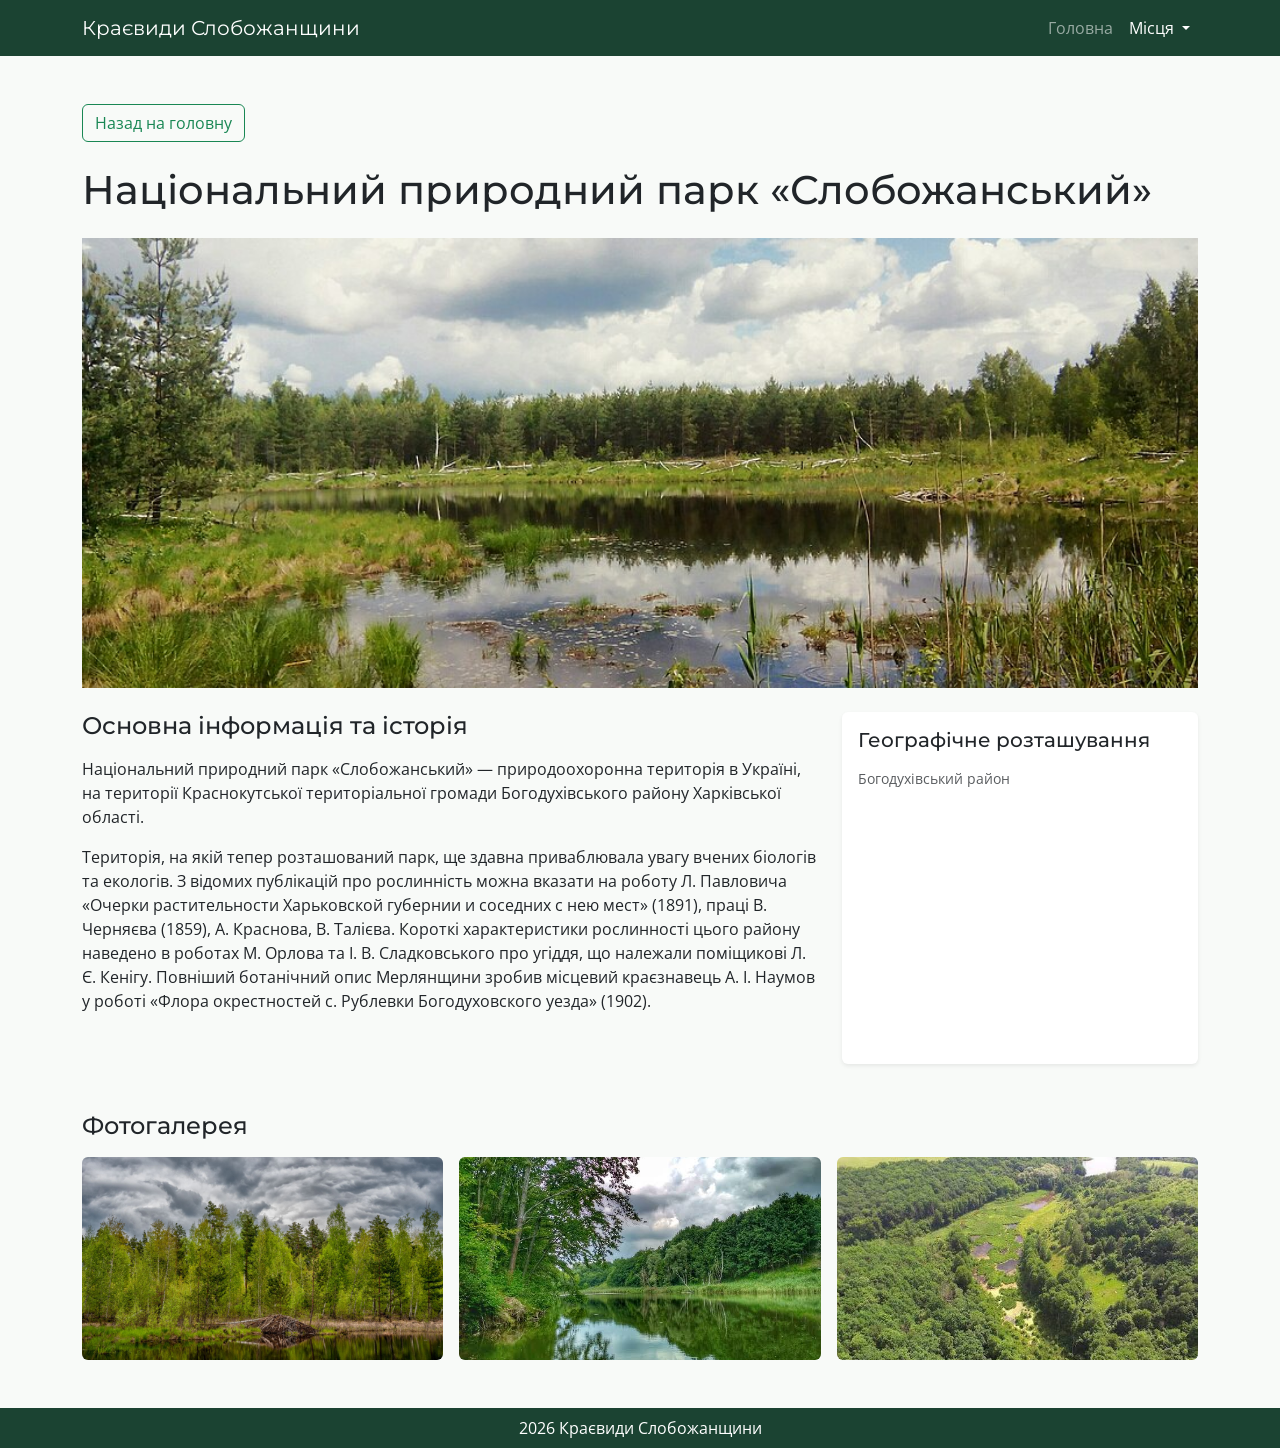
<file: slobozhanskyi.html>
<!DOCTYPE html>
<html lang="uk">
<head>
    <meta charset="UTF-8">
    <meta name="viewport" content="width=device-width, initial-scale=1.0">
    <title>НПП «Слобожанський»</title>
    <link rel="preconnect" href="https://fonts.googleapis.com">
    <link rel="preconnect" href="https://fonts.gstatic.com" crossorigin>
    <link href="https://fonts.googleapis.com/css2?family=Montserrat:wght@600;700&family=Open+Sans:wght@400;600&display=swap" rel="stylesheet">
    <link href="https://cdn.jsdelivr.net/npm/bootstrap@5.3.3/dist/css/bootstrap.min.css" rel="stylesheet">
    <link rel="stylesheet" href="style.css">
</head>
<body>
    <nav class="navbar navbar-expand-lg navbar-dark navbar-custom sticky-top">
        <div class="container">
            <a class="navbar-brand" href="index.html">Краєвиди Слобожанщини</a>
            <button class="navbar-toggler" type="button" data-bs-toggle="collapse" data-bs-target="#navbarNav" 
            aria-controls="navbarNav" aria-expanded="false" aria-label="Перемкнути навігацію">
                <span class="navbar-toggler-icon"></span>
            </button>
            <div class="collapse navbar-collapse" id="navbarNav">
                <ul class="navbar-nav ms-auto">
                    <li class="nav-item"><a class="nav-link" href="index.html">Головна</a></li>
                    <li class="nav-item dropdown">
                        <a class="nav-link dropdown-toggle active" href="#" role="button" data-bs-toggle="dropdown" aria-expanded="false">
                            Місця
                        </a>
                        <ul class="dropdown-menu dropdown-menu-end">
                            <li><a class="dropdown-item" href="slobozhanskyi.html">НПП «Слобожанський»</a></li>
                            <li><a class="dropdown-item" href="dvorichanskyi.html">Дворічанський НПП</a></li>
                            <li><a class="dropdown-item" href="kremenets.html">Гора Кременець</a></li>
                            <li><a class="dropdown-item" href="kytsivska.html">Кицівська пустеля</a></li>
                            <li><a class="dropdown-item" href="krasnokutsk.html">Краснокутський дендропарк</a></li>
                            <li><a class="dropdown-item" href="gomilshanski.html">НПП «Гомільшанські ліси»</a></li>
                            <li><a class="dropdown-item" href="solone-ozero.html">Солоне озеро (Антонівка)</a></li>
                        </ul>
                    </li>
                </ul>
            </div>
        </div>
    </nav>
    <main class="container my-5">
        <a href="index.html" class="btn btn-outline-success mb-4">Назад на головну</a>

        <h1 class="mb-4">Національний природний парк «Слобожанський»</h1>

        <div class="mb-4">
            <img src="./images/place1.jpg" class="main-img" alt="Головне фото">
        </div>

        <div class="row g-4">
            <div class="col-lg-8">
                <h2 class="h4 mb-3">Основна інформація та історія</h2>
                <p>Національний природний парк «Слобожанський» — природоохоронна територія в Україні, на території 
                    Краснокутської територіальної громади Богодухівського району Харківської області.</p>
                <p>Територія, на якій тепер розташований парк, ще здавна приваблювала увагу вчених біологів та екологів. 
                    З відомих публікацій про рослинність можна вказати на роботу Л. Павловича «Очерки растительности 
                    Харьковской губернии и соседних с нею мест» (1891), праці В. Черняєва (1859), А. Краснова, В. Талієва. 
                    Короткі характеристики рослинності цього району наведено в роботах М. Орлова та І. В. Сладковського про 
                    угіддя, що належали поміщикові Л. Є. Кенігу. Повніший ботанічний опис Мерлянщини зробив місцевий краєзнавець 
                    А. І. Наумов у роботі «Флора окрестностей с. Рублевки Богодуховского уезда» (1902).</p>
            </div>

            <div class="col-lg-4">
                <div class="p-3 bg-white rounded shadow-sm">
                    <h3 class="h5 mb-3">Географічне розташування</h3>
                    <p class="small text-muted">Богодухівський район</p>
                    <div class="ratio ratio-4x3">
                        <iframe src="https://www.google.com/maps/embed?pb=!1m18!1m12!1m3!1d2317.479007992471!2d35.221845099999996!3d50.06947809999999!2m3!1f0!2f0!3f0!3m2!1i1024!2i768!4f13.1!3m3!1m2!1s0x4127fb6554528a81%3A0x579d3e0ff54f80ba!2z0J3QsNGG0ZbQvtC90LDQu9GM0L3QuNC5INC_0YDQuNGA0L7QtNC90LjQuSDQv9Cw0YDQuiAi0KHQu9C-0LHQvtC20LDQvdGB0YzQutC40Lki!5e1!3m2!1suk!2sua!4v1794936072899!5m2!1suk!2sua" 
                        width="600" height="450" style="border:0;" allowfullscreen="" loading="lazy" referrerpolicy="strict-origin-when-cross-origin"></iframe>
                    </div>
                </div>
            </div>
        </div>

        <section class="mt-5">
            <h2 class="h4 mb-3">Фотогалерея</h2>
            <div class="row row-cols-1 row-cols-md-3 g-3">
                <div class="col">
                    <div class="ratio ratio-16x9">
                        <img src="./images/place1-1.jpg" class="w-100 h-100 object-fit-cover rounded" alt="Фото 1">
                    </div>
                </div>
                <div class="col">
                    <div class="ratio ratio-16x9">
                        <img src="./images/place1-2.jpg" class="w-100 h-100 object-fit-cover rounded" alt="Фото 3">
                    </div>
                </div>
                <div class="col">
                    <div class="ratio ratio-16x9">
                        <img src="./images/place1-3.jpg" class="w-100 h-100 object-fit-cover rounded" alt="Фото 2">
                    </div>
                </div>
            </div>
        </section>
    </main>
    <footer class="py-2 text-center">
        <div class="container">
            <p class="mb-0">2026 Краєвиди Слобожанщини</p>
        </div>
    </footer>

    <script src="https://cdn.jsdelivr.net/npm/bootstrap@5.3.3/dist/js/bootstrap.bundle.min.js"></script>
</body>
</html>
</file>
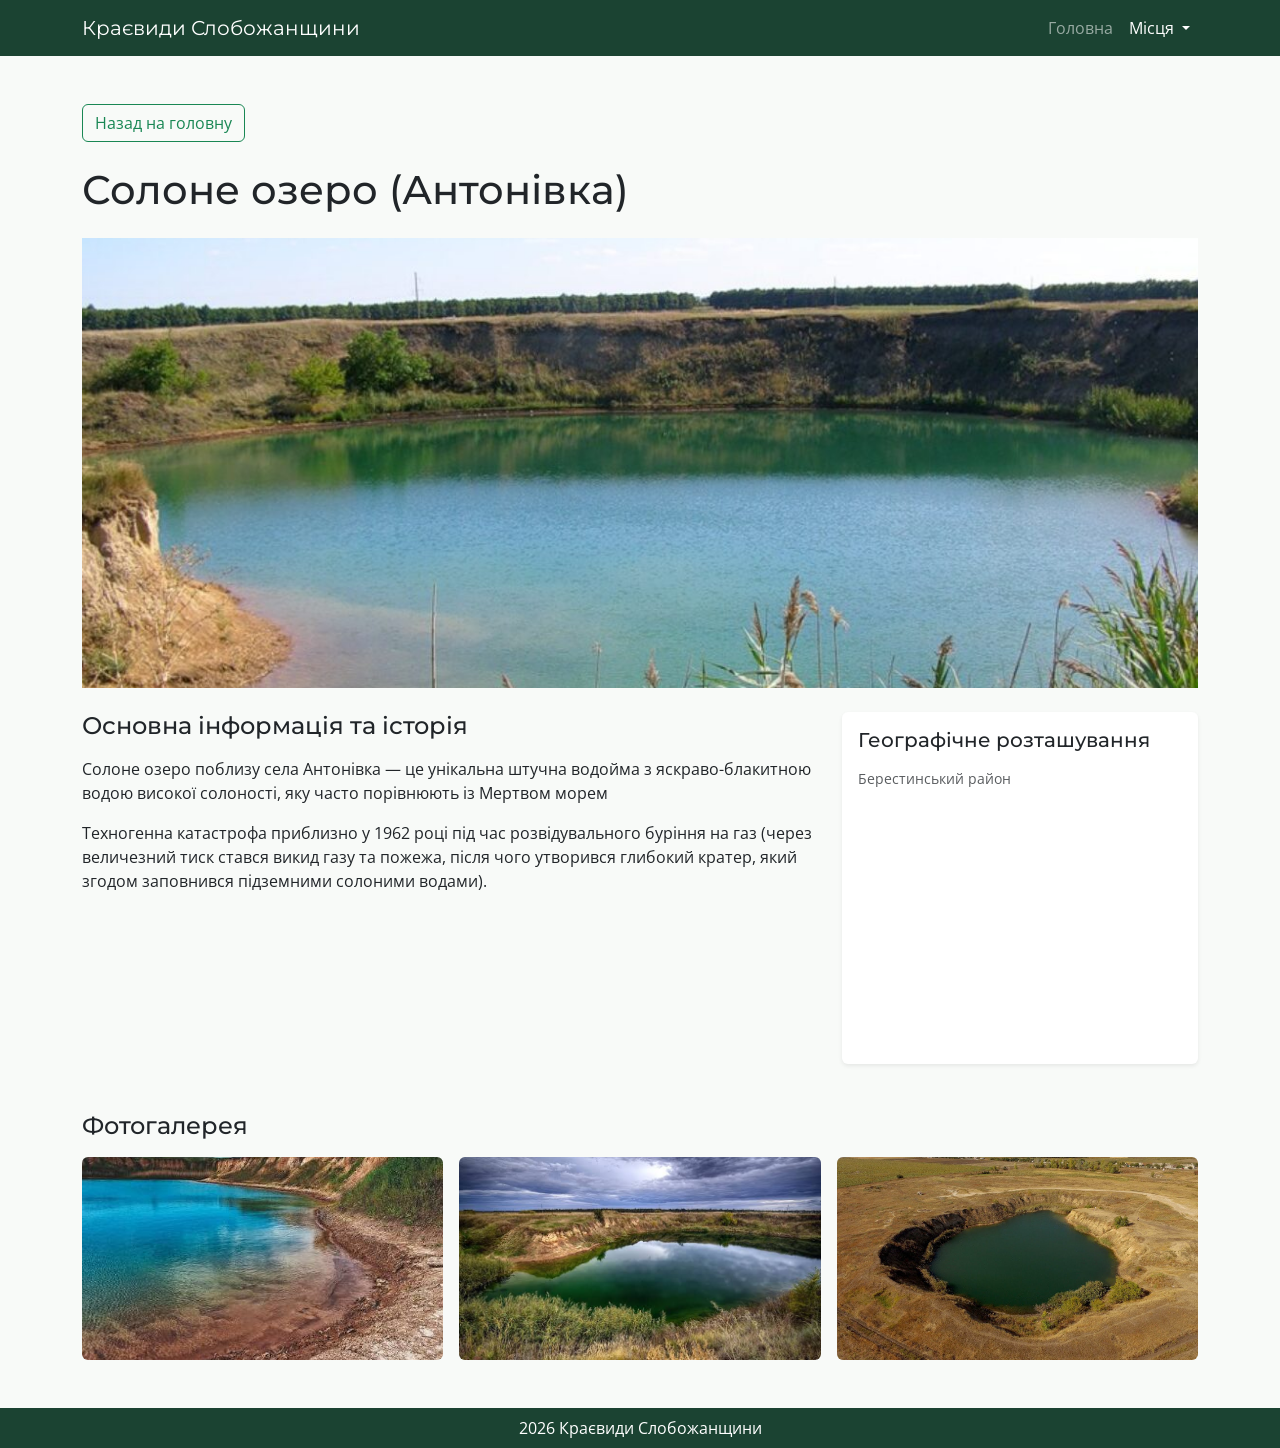
<file: solone-ozero.html>
<!DOCTYPE html>
<html lang="uk">
<head>
    <meta charset="UTF-8">
    <meta name="viewport" content="width=device-width, initial-scale=1.0">
    <title>Солоне озеро (Антонівка)</title>
    <link rel="preconnect" href="https://fonts.googleapis.com">
    <link rel="preconnect" href="https://fonts.gstatic.com" crossorigin>
    <link href="https://fonts.googleapis.com/css2?family=Montserrat:wght@600;700&family=Open+Sans:wght@400;600&display=swap" rel="stylesheet">
    <link href="https://cdn.jsdelivr.net/npm/bootstrap@5.3.3/dist/css/bootstrap.min.css" rel="stylesheet">
    <link rel="stylesheet" href="style.css">
</head>
<body>

    <nav class="navbar navbar-expand-lg navbar-dark navbar-custom sticky-top">
        <div class="container">
            <a class="navbar-brand" href="index.html">Краєвиди Слобожанщини</a>
            <button class="navbar-toggler" type="button" data-bs-toggle="collapse" data-bs-target="#navbarNav" 
            aria-controls="navbarNav" aria-expanded="false" aria-label="Перемкнути навігацію">
                <span class="navbar-toggler-icon"></span>
            </button>
            <div class="collapse navbar-collapse" id="navbarNav">
                <ul class="navbar-nav ms-auto">
                    <li class="nav-item"><a class="nav-link" href="index.html">Головна</a></li>
                    <li class="nav-item dropdown">
                        <a class="nav-link dropdown-toggle active" href="#" role="button" data-bs-toggle="dropdown" aria-expanded="false">
                            Місця
                        </a>
                        <ul class="dropdown-menu dropdown-menu-end">
                            <li><a class="dropdown-item" href="slobozhanskyi.html">НПП «Слобожанський»</a></li>
                            <li><a class="dropdown-item" href="dvorichanskyi.html">Дворічанський НПП</a></li>
                            <li><a class="dropdown-item" href="kremenets.html">Гора Кременець</a></li>
                            <li><a class="dropdown-item" href="kytsivska.html">Кицівська пустеля</a></li>
                            <li><a class="dropdown-item" href="krasnokutsk.html">Краснокутський дендропарк</a></li>
                            <li><a class="dropdown-item" href="gomilshanski.html">НПП «Гомільшанські ліси»</a></li>
                            <li><a class="dropdown-item" href="solone-ozero.html">Солоне озеро (Антонівка)</a></li>
                        </ul>
                    </li>
                </ul>
            </div>
        </div>
    </nav>

    <main class="container my-5">
        <a href="index.html" class="btn btn-outline-success mb-4">Назад на головну</a>

        <h1 class="mb-4">Солоне озеро (Антонівка)</h1>

        <div class="mb-4">
            <img src="./images/place7.jpg" class="main-img" alt="Головне фото">
        </div>

        <div class="row g-4">
            <div class="col-lg-8">
                <h2 class="h4 mb-3">Основна інформація та історія</h2>
                <p>Солоне озеро поблизу села Антонівка — це унікальна штучна водойма з яскраво-блакитною водою високої 
                    солоності, яку часто порівнюють із Мертвом морем</p>
                <p> Техногенна катастрофа приблизно у 1962 році під час розвідувального буріння на газ (через величезний 
                    тиск стався викид газу та пожежа, після чого утворився глибокий кратер, який згодом заповнився підземними 
                    солоними водами).</p>
                
            </div>

            <div class="col-lg-4">
                <div class="p-3 bg-white rounded shadow-sm">
                    <h3 class="h5 mb-3">Географічне розташування</h3>
                    <p class="small text-muted">Берестинський район</p>
                    <div class="ratio ratio-4x3">
                        <iframe src="https://www.google.com/maps/embed?pb=!1m18!1m12!1m3!1d5597.158159214201!2d35.80512058152677!3d49.3237925188419!2m3!1f0!2f0!3f0!3m2!1i1024!2i768!4f13.1!3m3!1m2!1s0x40d8eca6f16629ad%3A0xc27a2b3376a88c16!2z0KHQvtC70L7QvdC1INCe0LfQtdGA0L4!5e1!3m2!1suk!2sua!4v1794936572387!5m2!1suk!2sua" 
                        width="600" height="450" style="border:0;" allowfullscreen="" loading="lazy" referrerpolicy="strict-origin-when-cross-origin"></iframe>
                    </div>
                </div>
            </div>
        </div>
        <section class="mt-5">
            <h2 class="h4 mb-3">Фотогалерея</h2>
            <div class="row row-cols-1 row-cols-md-3 g-3">
                <div class="col">
                    <div class="ratio ratio-16x9">
                        <img src="./images/place7-1.jpg" class="w-100 h-100 object-fit-cover rounded" alt="Фото 1">
                    </div>
                </div>
                <div class="col">
                    <div class="ratio ratio-16x9">
                        <img src="./images/place7-2.jpg" class="w-100 h-100 object-fit-cover rounded" alt="Фото 3">
                    </div>
                </div>
                <div class="col">
                    <div class="ratio ratio-16x9">
                        <img src="./images/place7-3.jpg" class="w-100 h-100 object-fit-cover rounded" alt="Фото 2">
                    </div>
                </div>
            </div>
        </section>
    </main>

    <footer class="py-2 text-center">
        <div class="container">
            <p class="mb-0">2026 Краєвиди Слобожанщини</p>
        </div>
    </footer>


    <script src="https://cdn.jsdelivr.net/npm/bootstrap@5.3.3/dist/js/bootstrap.bundle.min.js"></script>
</body>
</html>
</file>
<file: style.css>
body {
    font-family: 'Open Sans', sans-serif;
    background-color: #f8faf8;
    color: #212529;
    display: flex;
    flex-direction: column;
}

h1, h2, h3, .navbar-brand {
    font-family: 'Montserrat', sans-serif;
}

nav {
    background-color: #1b4332;
}

header {
    background-color: #2d6a4f;
    color: #ffffff;
    padding: 64px 0;
}

article {
    height: 100% !important;
}

.card-img-top {
    height: 200px;
    object-fit: cover;
}

.main-img {
    width: 100%;
    max-height: 450px;
    object-fit: cover;
}

.btn-green {
    background-color: #2d6a4f;
    color: #ffffff;
}

.btn-green:hover {
    background-color: #1b4332;
    color: #ffffff;
}

footer {
    background-color: #1b4332;
    color: #ffffff;
    margin-top: auto;
}
</file>
